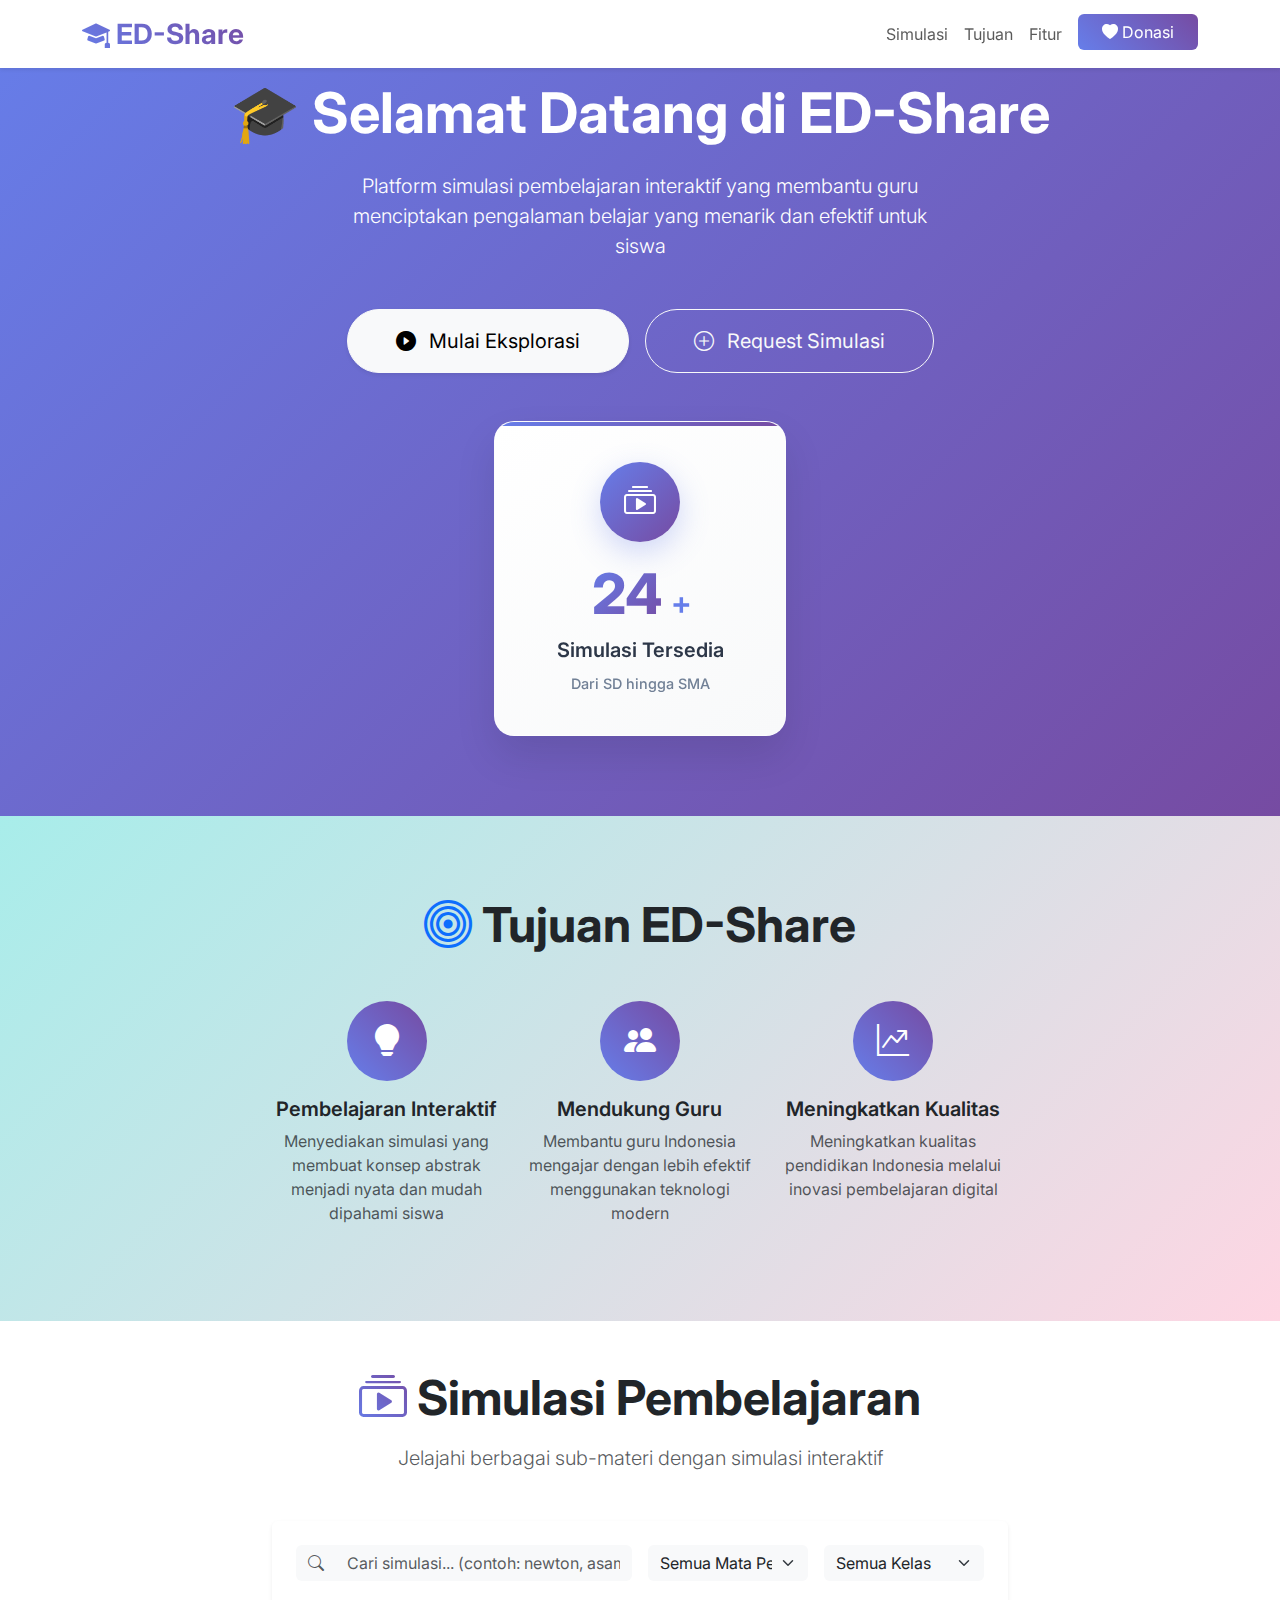
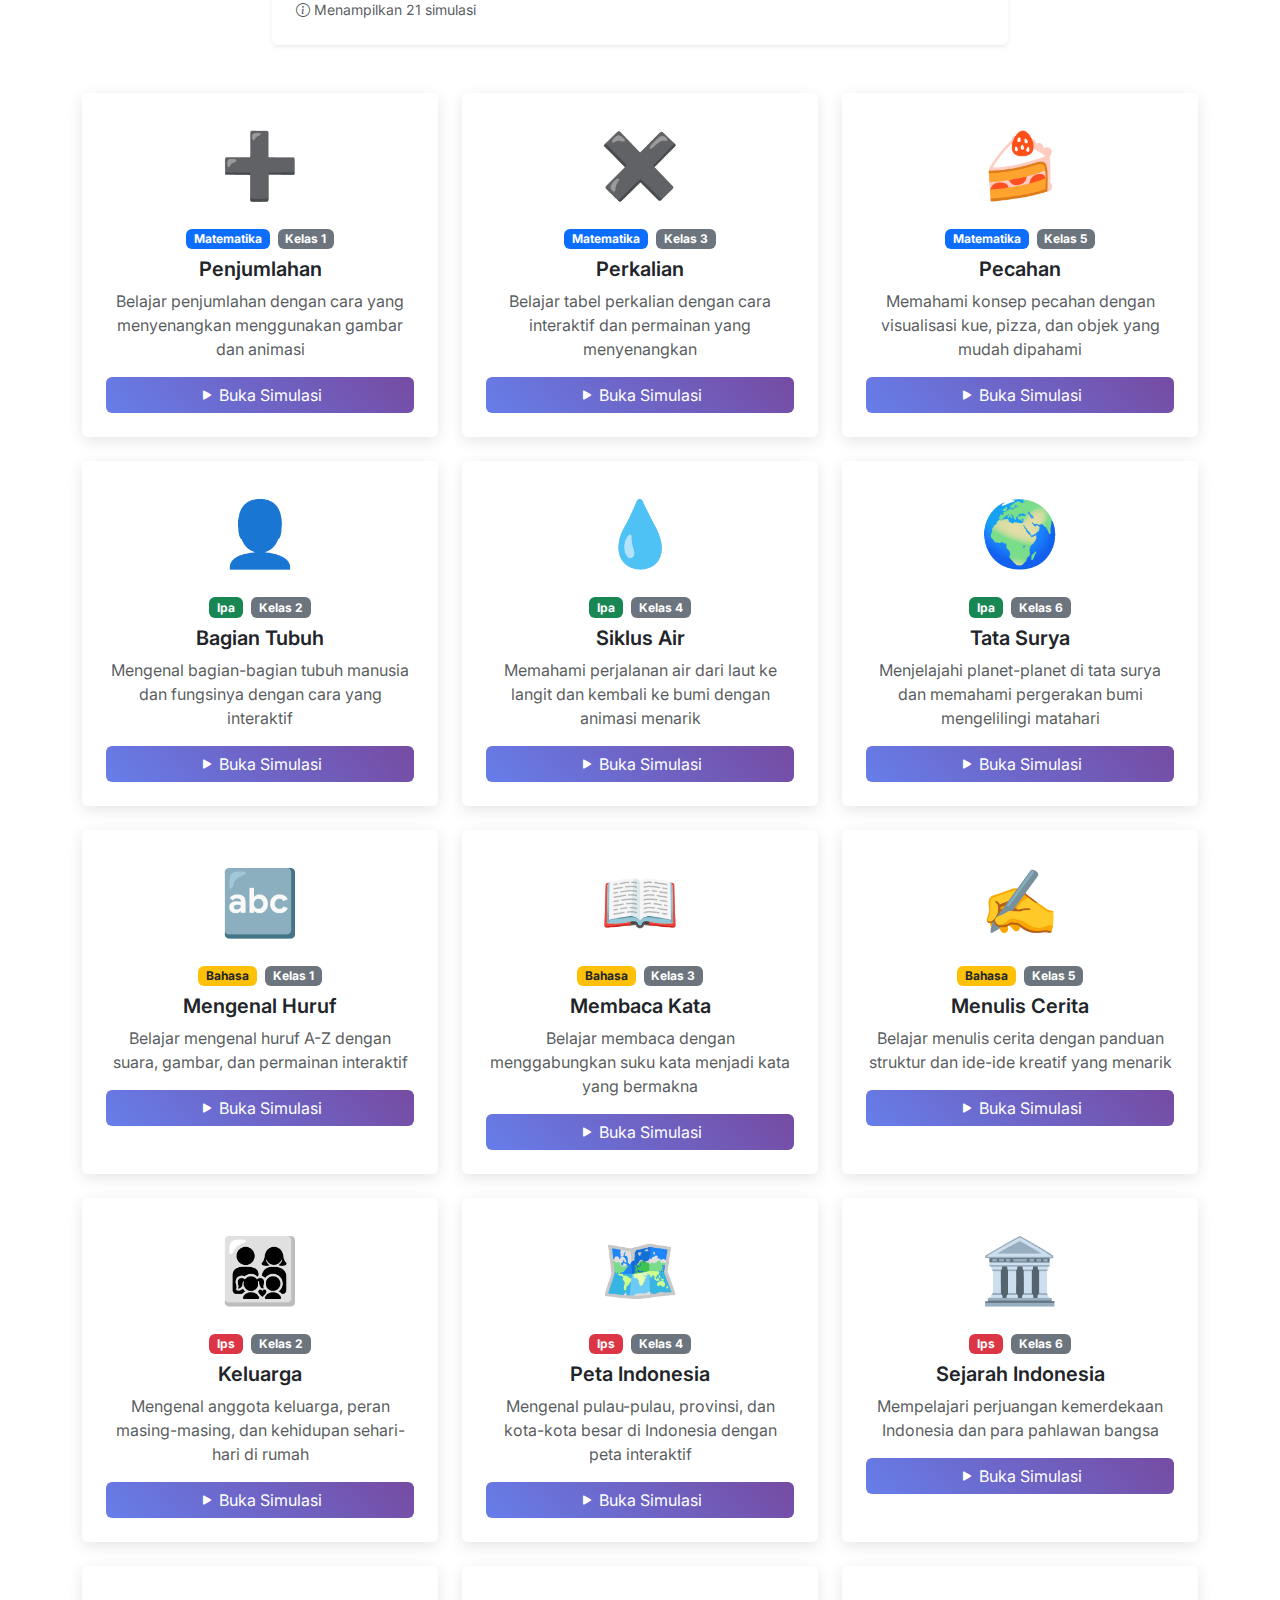
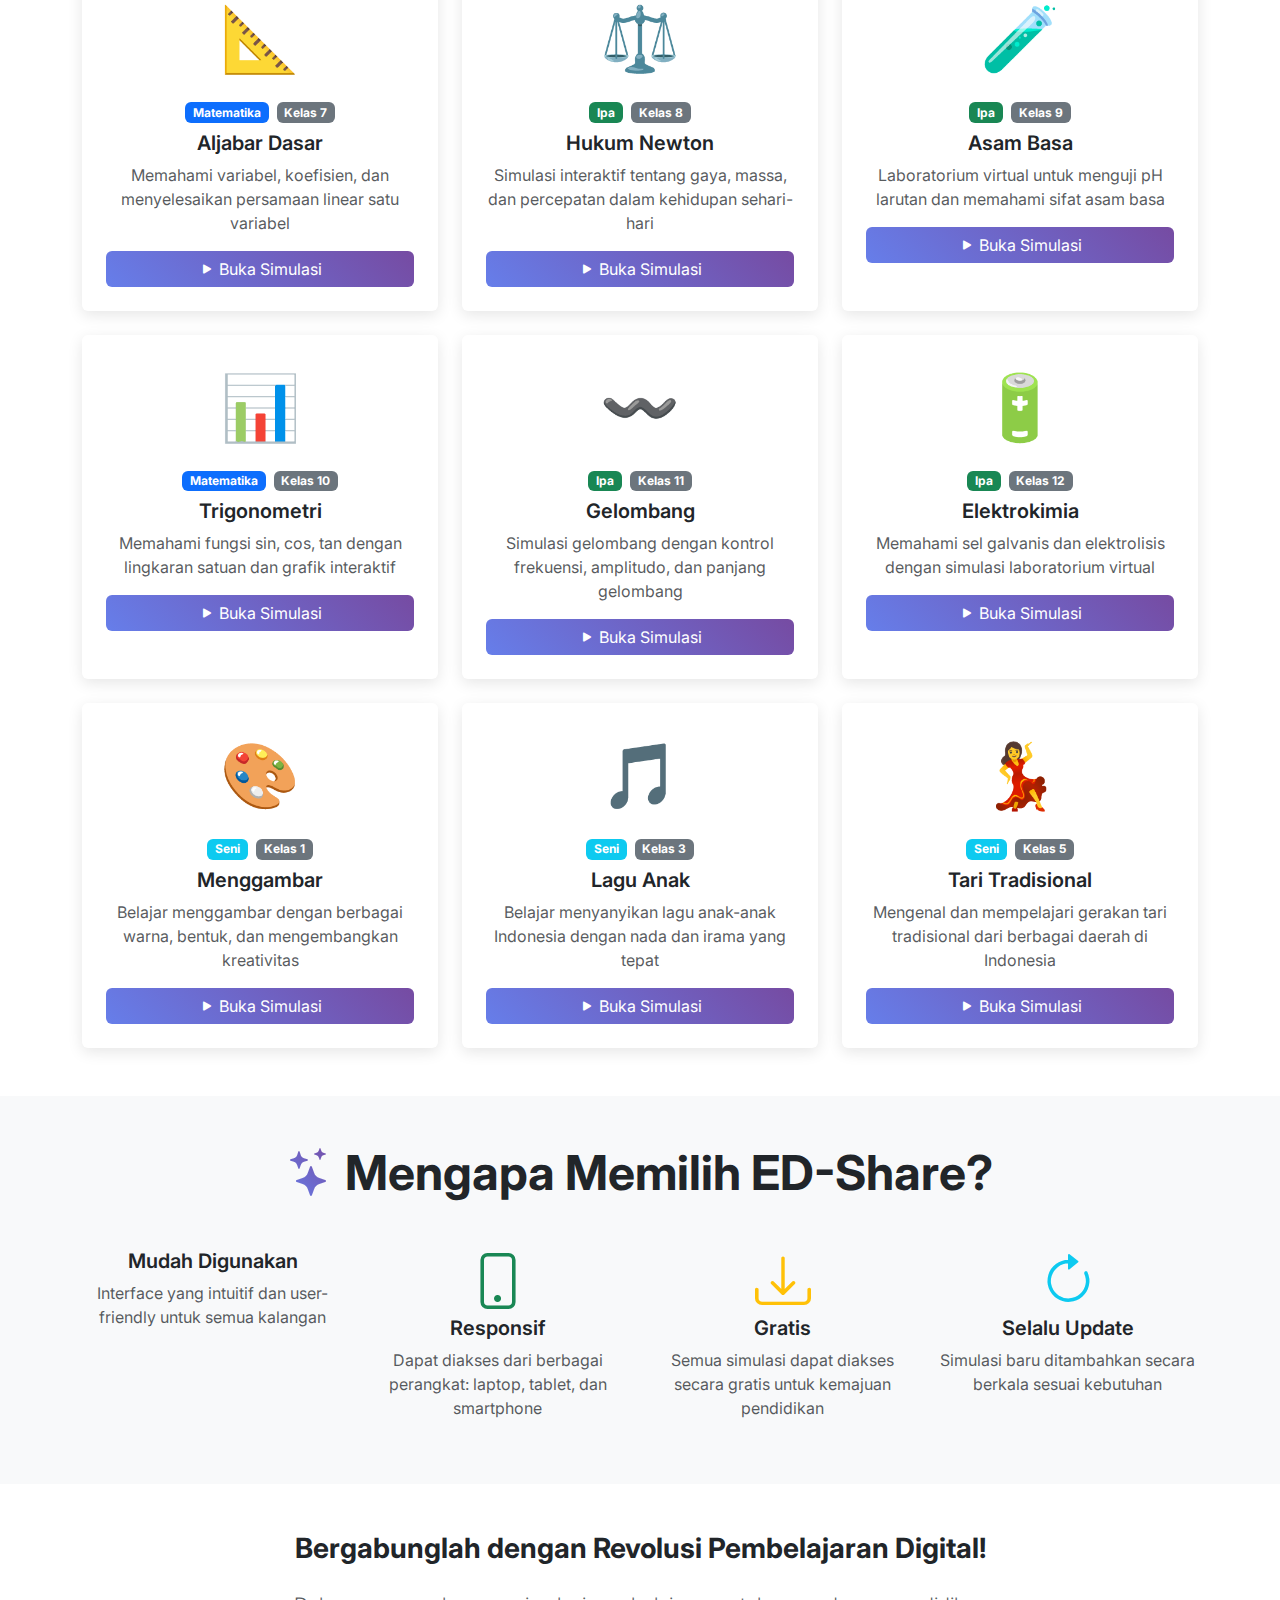
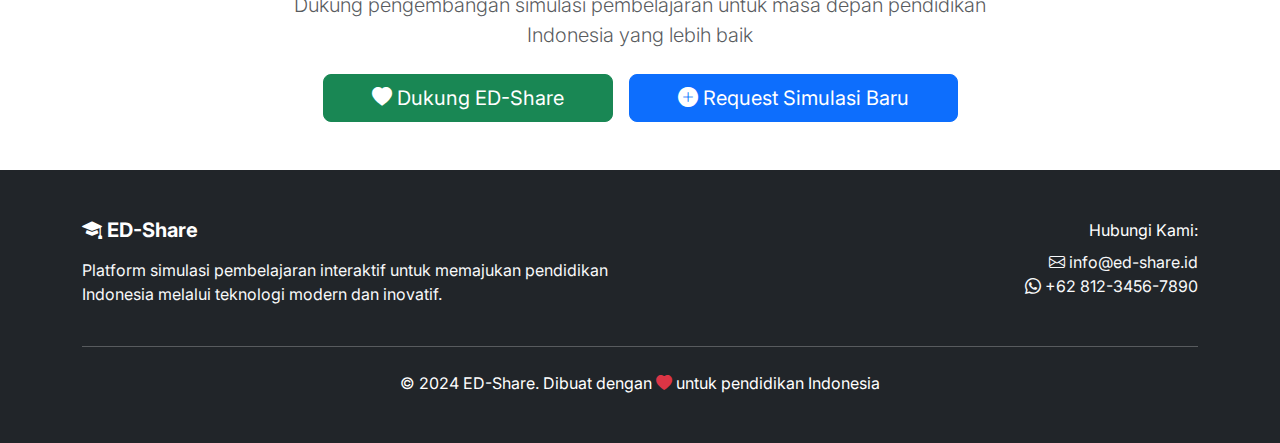
<file: index.html>
<!DOCTYPE html>
<html lang="id">
<head>
    <meta charset="UTF-8">
    <meta name="viewport" content="width=device-width, initial-scale=1.0">
    <title>ED-Share - Platform Simulasi Pembelajaran Interaktif</title>
    <!-- Bootstrap CSS -->
    <link href="https://cdn.jsdelivr.net/npm/bootstrap@5.3.2/dist/css/bootstrap.min.css" rel="stylesheet">
    <!-- Bootstrap Icons -->
    <link rel="stylesheet" href="https://cdn.jsdelivr.net/npm/bootstrap-icons@1.11.1/font/bootstrap-icons.css">
    <!-- Google Fonts -->
    <link href="https://fonts.googleapis.com/css2?family=Inter:wght@300;400;500;600;700&display=swap" rel="stylesheet">
    <!-- Custom CSS -->
    <link rel="stylesheet" href="style.css">
</head>
<body>
    <!-- Navigation -->
    <nav class="navbar navbar-expand-lg navbar-light bg-white shadow-sm fixed-top">
        <div class="container">
            <a class="navbar-brand fw-bold fs-3 gradient-icon" href="#">
                <i class="bi bi-mortarboard-fill"></i> ED-Share
            </a>
            <button class="navbar-toggler" type="button" data-bs-toggle="collapse" data-bs-target="#navbarNav">
                <span class="navbar-toggler-icon"></span>
            </button>
            <div class="collapse navbar-collapse" id="navbarNav">
                <ul class="navbar-nav ms-auto">
                    <li class="nav-item">
                        <a class="nav-link" href="#simulasi">Simulasi</a>
                    </li>
                    <li class="nav-item">
                        <a class="nav-link" href="#tujuan">Tujuan</a>
                    </li>
                    <li class="nav-item">
                        <a class="nav-link" href="#fitur">Fitur</a>
                    </li>
                    <li class="nav-item">
                        <button class="btn btn-gradient text-white px-4 ms-2" data-bs-toggle="modal" data-bs-target="#donationModal">
                            <i class="bi bi-heart-fill"></i> Donasi
                        </button>
                    </li>
                </ul>
            </div>
        </div>
    </nav>

    <!-- Hero Section -->
    <section class="hero-section">
        <div class="container">
            <div class="row justify-content-center">
                <div class="col-lg-10 text-center fade-in">
                    <h1 class="display-4 fw-bold mb-4">
                        🎓 Selamat Datang di ED-Share
                    </h1>
                    <p class="lead mb-5 mx-auto" style="max-width: 600px;">
                        Platform simulasi pembelajaran interaktif yang membantu guru menciptakan pengalaman belajar yang menarik dan efektif untuk siswa
                    </p>
                    <!-- Action Buttons -->
                    <div class="d-flex gap-3 justify-content-center flex-wrap mb-5">
                        <button class="btn btn-light btn-lg px-5 py-3 rounded-pill shadow-sm" onclick="document.getElementById('simulasi').scrollIntoView({behavior: 'smooth'})">
                            <i class="bi bi-play-circle-fill me-2"></i> Mulai Eksplorasi
                        </button>
                        <button class="btn btn-outline-light btn-lg px-5 py-3 rounded-pill" data-bs-toggle="modal" data-bs-target="#requestModal">
                            <i class="bi bi-plus-circle me-2"></i> Request Simulasi
                        </button>
                    </div>
                    <!-- Stats Card -->
                    <div class="row justify-content-center fade-in stagger-2">
                        <div class="col-md-6 col-lg-4">
                            <div class="stats-card-new">
                                <div class="stats-icon">
                                    <i class="bi bi-collection-play"></i>
                                </div>
                                <div class="counter-container">
                                    <span class="counter-number" id="simulationCounter">0</span>
                                    <span class="counter-plus">+</span>
                                </div>
                                <p class="stats-label">Simulasi Tersedia</p>
                                <div class="stats-description">
                                    Dari SD hingga SMA
                                </div>
                            </div>
                        </div>
                    </div>
                </div>
            </div>
        </div>
    </section>

    <!-- Tujuan Section -->
    <section id="tujuan" class="purpose-section">
        <div class="container">
            <div class="row">
                <div class="col-lg-8 mx-auto text-center fade-in">
                    <h2 class="display-5 fw-bold mb-5 text-dark">
                        <i class="bi bi-bullseye text-primary"></i> Tujuan ED-Share
                    </h2>
                    <div class="row g-4">
                        <div class="col-md-4">
                            <div class="feature-icon">
                                <i class="bi bi-lightbulb-fill"></i>
                            </div>
                            <h5 class="fw-semibold">Pembelajaran Interaktif</h5>
                            <p class="text-muted">Menyediakan simulasi yang membuat konsep abstrak menjadi nyata dan mudah dipahami siswa</p>
                        </div>
                        <div class="col-md-4">
                            <div class="feature-icon">
                                <i class="bi bi-people-fill"></i>
                            </div>
                            <h5 class="fw-semibold">Mendukung Guru</h5>
                            <p class="text-muted">Membantu guru Indonesia mengajar dengan lebih efektif menggunakan teknologi modern</p>
                        </div>
                        <div class="col-md-4">
                            <div class="feature-icon">
                                <i class="bi bi-graph-up-arrow"></i>
                            </div>
                            <h5 class="fw-semibold">Meningkatkan Kualitas</h5>
                            <p class="text-muted">Meningkatkan kualitas pendidikan Indonesia melalui inovasi pembelajaran digital</p>
                        </div>
                    </div>
                </div>
            </div>
        </div>
    </section>

    <!-- Simulasi Section -->
    <section id="simulasi" class="py-5">
        <div class="container">
            <div class="text-center mb-5 fade-in">
                <h2 class="display-5 fw-bold mb-3">
                    <i class="bi bi-collection-play gradient-icon"></i> Simulasi Pembelajaran
                </h2>
                <p class="lead text-muted">Jelajahi berbagai sub-materi dengan simulasi interaktif</p>
            </div>
            <!-- Search and Filter -->
            <div class="row mb-5 fade-in">
                <div class="col-lg-8 mx-auto">
                    <div class="card shadow-sm border-0">
                        <div class="card-body p-4">
                            <div class="row g-3">
                                <div class="col-md-6">
                                    <div class="input-group">
                                        <span class="input-group-text bg-light border-0">
                                            <i class="bi bi-search text-muted"></i>
                                        </span>
                                        <input type="text" class="form-control border-0 bg-light" id="searchInput" 
                                               placeholder="Cari simulasi... (contoh: newton, asam basa, integral)">
                                    </div>
                                </div>
                                <div class="col-md-3">
                                    <select class="form-select border-0 bg-light" id="categoryFilter">
                                        <option value="">Semua Mata Pelajaran</option>
                                        <option value="matematika">Matematika</option>
                                        <option value="ipa">IPA</option>
                                        <option value="bahasa">Bahasa Indonesia</option>
                                        <option value="ips">IPS</option>
                                        <option value="seni">Seni Budaya</option>
                                    </select>
                                </div>
                                <div class="col-md-3">
                                    <select class="form-select border-0 bg-light" id="gradeFilter">
                                        <option value="">Semua Kelas</option>
                                        <optgroup label="SD (Sekolah Dasar)">
                                            <option value="1">Kelas 1 SD</option>
                                            <option value="2">Kelas 2 SD</option>
                                            <option value="3">Kelas 3 SD</option>
                                            <option value="4">Kelas 4 SD</option>
                                            <option value="5">Kelas 5 SD</option>
                                            <option value="6">Kelas 6 SD</option>
                                        </optgroup>
                                        <optgroup label="SMP (Sekolah Menengah Pertama)">
                                            <option value="7">Kelas 7 SMP</option>
                                            <option value="8">Kelas 8 SMP</option>
                                            <option value="9">Kelas 9 SMP</option>
                                        </optgroup>
                                        <optgroup label="SMA (Sekolah Menengah Atas)">
                                            <option value="10">Kelas 10 SMA</option>
                                            <option value="11">Kelas 11 SMA</option>
                                            <option value="12">Kelas 12 SMA</option>
                                        </optgroup>
                                    </select>
                                </div>
                            </div>
                            <div class="mt-3">
                                <small class="text-muted">
                                    <i class="bi bi-info-circle"></i> 
                                    Menampilkan <span id="resultCount">0</span> simulasi
                                </small>
                            </div>
                        </div>
                    </div>
                </div>
            </div>
            <!-- Simulasi Grid -->
            <div class="row g-4" id="simulationGrid"></div>
            <!-- No Results -->
            <div id="noResults" class="text-center py-5" style="display: none;">
                <div class="fade-in">
                    <i class="bi bi-search display-1 text-muted mb-3"></i>
                    <h5 class="fw-semibold text-muted">Tidak ada simulasi yang ditemukan</h5>
                    <p class="text-muted">Coba gunakan kata kunci lain atau pilih kategori yang berbeda</p>
                    <button class="btn btn-primary" onclick="clearFilters()">
                        <i class="bi bi-arrow-clockwise"></i> Reset Pencarian
                    </button>
                </div>
            </div>
        </div>
    </section>

    <!-- Fitur Section -->
    <section id="fitur" class="py-5 bg-light">
        <div class="container">
            <div class="text-center mb-5 fade-in">
                <h2 class="display-5 fw-bold mb-3">
                    <i class="bi bi-stars gradient-icon"></i> Mengapa Memilih ED-Share?
                </h2>
            </div>
            <div class="row g-4">
                <div class="col-md-6 col-lg-3 fade-in stagger-1">
                    <div class="text-center">
                        <i class="bi bi-device-laptop display-4 text-primary mb-3"></i>
                        <h5 class="fw-semibold">Mudah Digunakan</h5>
                        <p class="text-muted">Interface yang intuitif dan user-friendly untuk semua kalangan</p>
                    </div>
                </div>
                <div class="col-md-6 col-lg-3 fade-in stagger-2">
                    <div class="text-center">
                        <i class="bi bi-phone display-4 text-success mb-3"></i>
                        <h5 class="fw-semibold">Responsif</h5>
                        <p class="text-muted">Dapat diakses dari berbagai perangkat: laptop, tablet, dan smartphone</p>
                    </div>
                </div>
                <div class="col-md-6 col-lg-3 fade-in stagger-3">
                    <div class="text-center">
                        <i class="bi bi-download display-4 text-warning mb-3"></i>
                        <h5 class="fw-semibold">Gratis</h5>
                        <p class="text-muted">Semua simulasi dapat diakses secara gratis untuk kemajuan pendidikan</p>
                    </div>
                </div>
                <div class="col-md-6 col-lg-3 fade-in stagger-4">
                    <div class="text-center">
                        <i class="bi bi-arrow-clockwise display-4 text-info mb-3"></i>
                        <h5 class="fw-semibold">Selalu Update</h5>
                        <p class="text-muted">Simulasi baru ditambahkan secara berkala sesuai kebutuhan</p>
                    </div>
                </div>
            </div>
        </div>
    </section>

    <!-- CTA Section -->
    <section class="py-5">
        <div class="container">
            <div class="row justify-content-center">
                <div class="col-lg-8 text-center fade-in">
                    <h3 class="fw-bold mb-4">Bergabunglah dengan Revolusi Pembelajaran Digital!</h3>
                    <p class="lead text-muted mb-4">Dukung pengembangan simulasi pembelajaran untuk masa depan pendidikan Indonesia yang lebih baik</p>
                    <div class="d-flex gap-3 justify-content-center flex-wrap">
                        <button class="btn btn-success btn-lg px-5" data-bs-toggle="modal" data-bs-target="#donationModal">
                            <i class="bi bi-heart-fill"></i> Dukung ED-Share
                        </button>
                        <button class="btn btn-primary btn-lg px-5" data-bs-toggle="modal" data-bs-target="#requestModal">
                            <i class="bi bi-plus-circle-fill"></i> Request Simulasi Baru
                        </button>
                    </div>
                </div>
            </div>
        </div>
    </section>

    <!-- Footer -->
    <footer class="bg-dark text-white py-5">
        <div class="container">
            <div class="row">
                <div class="col-lg-6">
                    <h5 class="fw-bold mb-3">
                        <i class="bi bi-mortarboard-fill"></i> ED-Share
                    </h5>
                    <p class="text-light">Platform simulasi pembelajaran interaktif untuk memajukan pendidikan Indonesia melalui teknologi modern dan inovatif.</p>
                </div>
                <div class="col-lg-6 text-lg-end">
                    <p class="mb-2">Hubungi Kami:</p>
                    <p class="text-light">
                        <i class="bi bi-envelope"></i> info@ed-share.id<br>
                        <i class="bi bi-whatsapp"></i> +62 812-3456-7890
                    </p>
                </div>
            </div>
            <hr class="my-4">
            <div class="text-center">
                <p class="mb-0">&copy; 2024 ED-Share. Dibuat dengan <i class="bi bi-heart-fill text-danger"></i> untuk pendidikan Indonesia</p>
            </div>
        </div>
    </footer>

    <!-- Donation Modal -->
    <div class="modal fade" id="donationModal" tabindex="-1">
        <div class="modal-dialog modal-dialog-centered">
            <div class="modal-content">
                <div class="modal-header border-0">
                    <h5 class="modal-title fw-bold">
                        <i class="bi bi-heart-fill text-danger"></i> Dukung ED-Share
                    </h5>
                    <button type="button" class="btn-close" data-bs-dismiss="modal"></button>
                </div>
                <div class="modal-body text-center">
                    <p class="text-muted mb-4">Bantu kami mengembangkan lebih banyak simulasi pembelajaran untuk kemajuan pendidikan Indonesia</p>
                    <div class="qr-placeholder mb-4">
                        <div>
                            <i class="bi bi-qr-code display-4 text-muted"></i>
                            <p class="text-muted mt-2 mb-0">QR Code QRIS<br><small>akan ditampilkan di sini</small></p>
                        </div>
                    </div>
                    <div class="alert alert-info">
                        <i class="bi bi-info-circle"></i> Scan QR Code dengan aplikasi pembayaran digital Anda (GoPay, OVO, DANA, dll)
                    </div>
                    <p class="small text-muted">Setiap donasi Anda akan membantu pengembangan simulasi pembelajaran yang lebih baik dan beragam</p>
                </div>
                <div class="modal-footer border-0">
                    <button type="button" class="btn btn-secondary" data-bs-dismiss="modal">Tutup</button>
                </div>
            </div>
        </div>
    </div>

    <!-- Request Modal -->
    <div class="modal fade" id="requestModal" tabindex="-1">
        <div class="modal-dialog modal-dialog-centered">
            <div class="modal-content">
                <div class="modal-header border-0">
                    <h5 class="modal-title fw-bold">
                        <i class="bi bi-plus-circle-fill text-primary"></i> Request Simulasi Baru
                    </h5>
                    <button type="button" class="btn-close" data-bs-dismiss="modal"></button>
                </div>
                <div class="modal-body">
                    <form id="requestForm">
                        <div class="mb-3">
                            <label class="form-label fw-semibold">Nama Lengkap</label>
                            <input type="text" class="form-control" id="nama" required>
                        </div>
                        <div class="mb-3">
                            <label class="form-label fw-semibold">Mata Pelajaran</label>
                            <select class="form-select" id="mapel" required>
                                <option value="">Pilih Mata Pelajaran</option>
                                <option value="Matematika">Matematika</option>
                                <option value="Fisika">Fisika</option>
                                <option value="Kimia">Kimia</option>
                                <option value="Biologi">Biologi</option>
                                <option value="Geografi">Geografi</option>
                                <option value="Sejarah">Sejarah</option>
                                <option value="Bahasa Indonesia">Bahasa Indonesia</option>
                                <option value="Bahasa Inggris">Bahasa Inggris</option>
                                <option value="Ekonomi">Ekonomi</option>
                                <option value="Lainnya">Lainnya</option>
                            </select>
                        </div>
                        <div class="mb-3">
                            <label class="form-label fw-semibold">Topik Simulasi</label>
                            <input type="text" class="form-control" id="topik" placeholder="Contoh: Hukum Newton, Reaksi Asam Basa, Sistem Pernapasan" required>
                        </div>
                        <div class="mb-3">
                            <label class="form-label fw-semibold">Deskripsi Detail</label>
                            <textarea class="form-control" id="deskripsi" rows="4" placeholder="Jelaskan simulasi yang Anda inginkan secara detail, termasuk fitur-fitur yang diharapkan..." required></textarea>
                        </div>
                        <div class="mb-3">
                            <label class="form-label fw-semibold">Nomor WhatsApp</label>
                            <input type="tel" class="form-control" id="whatsapp" placeholder="08xxxxxxxxxx" required>
                        </div>
                        <div class="alert alert-warning">
                            <i class="bi bi-exclamation-triangle"></i> Request akan dikirim melalui WhatsApp untuk follow-up lebih lanjut
                        </div>
                    </form>
                </div>
                <div class="modal-footer border-0">
                    <button type="button" class="btn btn-secondary" data-bs-dismiss="modal">Batal</button>
                    <button type="submit" form="requestForm" class="btn btn-primary">
                        <i class="bi bi-send"></i> Kirim Request
                    </button>
                </div>
            </div>
        </div>
    </div>

    <!-- Bootstrap JS -->
    <script src="https://cdn.jsdelivr.net/npm/bootstrap@5.3.2/dist/js/bootstrap.bundle.min.js"></script>
    <!-- Custom JS -->
    <script src="simulasi.js"></script>
    <!-- Script untuk form request WhatsApp dan counter -->
    <script>
        // Form submission request WhatsApp
        document.getElementById('requestForm').addEventListener('submit', function(e) {
            e.preventDefault();
            const nama = document.getElementById('nama').value;
            const mapel = document.getElementById('mapel').value;
            const topik = document.getElementById('topik').value;
            const deskripsi = document.getElementById('deskripsi').value;
            const whatsapp = document.getElementById('whatsapp').value;
            const message = `*REQUEST SIMULASI ED-SHARE*\n\n` +
                            `👤 Nama: ${nama}\n` +
                            `📚 Mata Pelajaran: ${mapel}\n` +
                            `🎯 Topik: ${topik}\n` +
                            `📝 Deskripsi: ${deskripsi}\n` +
                            `📱 WhatsApp: ${whatsapp}\n\n` +
                            `Terima kasih telah menggunakan ED-Share! 🎓`;
            const encodedMessage = encodeURIComponent(message);
            const whatsappUrl = `https://wa.me/6281234567890?text=${encodedMessage}`;
            window.open(whatsappUrl, '_blank');
            const modal = bootstrap.Modal.getInstance(document.getElementById('requestModal'));
            modal.hide();
            this.reset();
            setTimeout(() => {
                alert('Request berhasil dikirim! Silakan cek WhatsApp Anda untuk melanjutkan komunikasi.');
            }, 500);
        });

        // Animated Counter for Simulation Count
        function animateCounter() {
            const counter = document.getElementById('simulationCounter');
            // Dapatkan jumlah simulasi dari JSON
            fetch('simulasi-data.json').then(res => res.json()).then(data => {
                const targetNumber = data.length;
                let currentNumber = 0;
                const duration = 2000;
                const increment = targetNumber / (duration / 50);
                const spinDuration = 1000;
                const spinInterval = setInterval(() => {
                    const randomNum = Math.floor(Math.random() * 99) + 1;
                    counter.textContent = randomNum;
                    counter.classList.add('counter-animate');
                    setTimeout(() => { counter.classList.remove('counter-animate'); }, 100);
                }, 100);
                setTimeout(() => {
                    clearInterval(spinInterval);
                    const countInterval = setInterval(() => {
                        currentNumber += increment;
                        if (currentNumber >= targetNumber) {
                            counter.textContent = targetNumber;
                            clearInterval(countInterval);
                            counter.style.transform = 'scale(1.1)';
                            setTimeout(() => { counter.style.transform = 'scale(1)'; }, 200);
                        } else {
                            counter.textContent = Math.floor(currentNumber);
                        }
                        counter.classList.add('counter-animate');
                        setTimeout(() => { counter.classList.remove('counter-animate'); }, 100);
                    }, 50);
                }, spinDuration);
            });
        }
        window.addEventListener('load', () => { setTimeout(animateCounter, 500); });
        // Juga trigger saat stats card in-view
        const statsObserver = new IntersectionObserver((entries) => {
            entries.forEach(entry => {
                if (entry.isIntersecting) {
                    const counter = entry.target.querySelector('#simulationCounter');
                    if (counter && counter.textContent === '0') {
                        animateCounter();
                    }
                }
            });
        }, { threshold: 0.5 });
        const statsCard = document.querySelector('.stats-card-new');
        if (statsCard) { statsObserver.observe(statsCard); }
    </script>
</body>
</html>
</file>
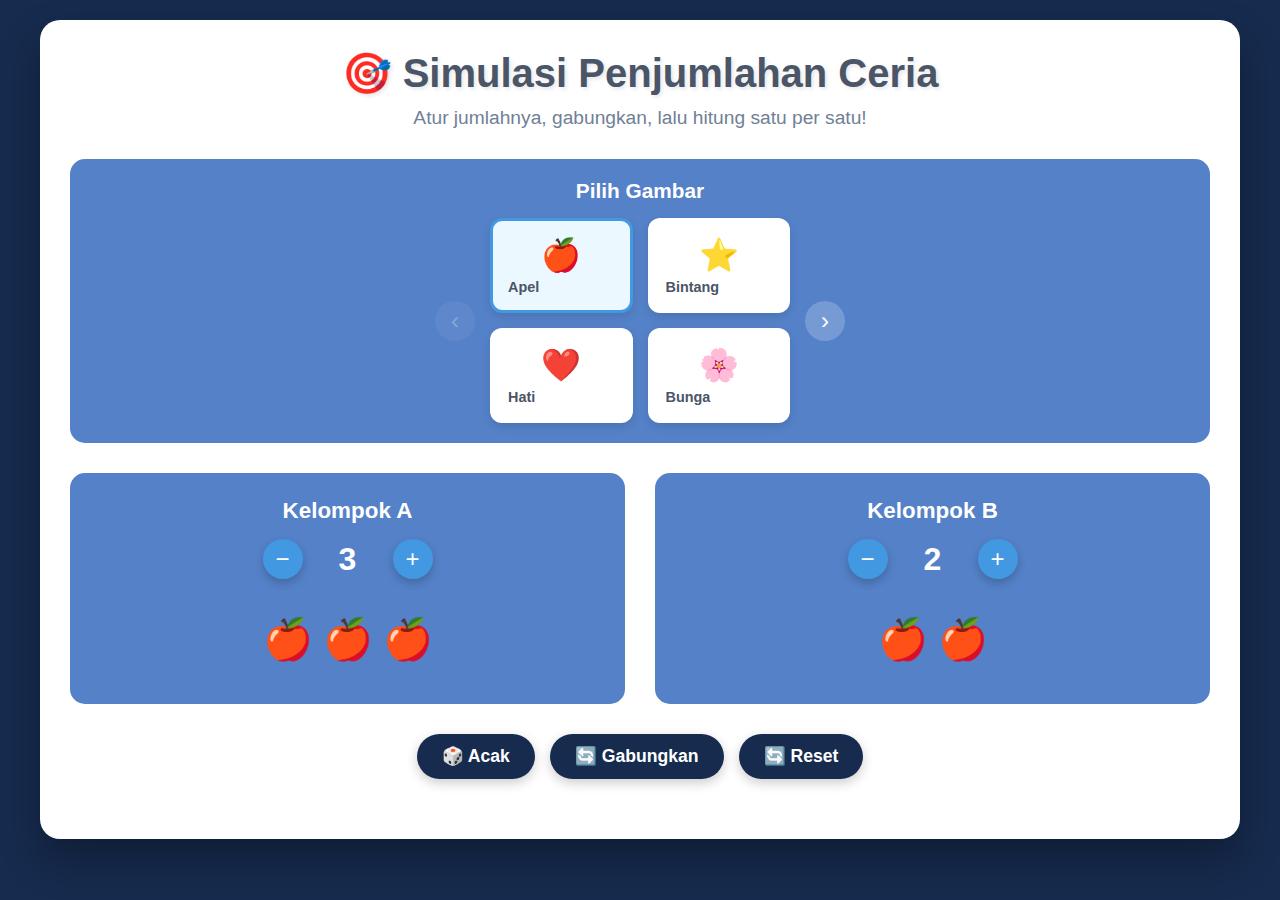
<file: simulasi-penjumlahan.html>
<!DOCTYPE html>
<html lang="id">
<head>
    <meta charset="UTF-8">
    <meta name="viewport" content="width=device-width, initial-scale=1.0">
    <title>Simulasi Penjumlahan Ceria</title>
    <style>
        * {
            margin: 0;
            padding: 0;
            box-sizing: border-box;
        }

        body {
            font-family: 'Comic Sans MS', cursive, sans-serif;
            background: #162b4e;
            min-height: 100vh;
            padding: 20px;
        }

        .container {
            max-width: 1200px;
            margin: 0 auto;
            background: white;
            border-radius: 20px;
            padding: 30px;
            box-shadow: 0 20px 40px rgba(0,0,0,0.3);
        }

        .header {
            text-align: center;
            margin-bottom: 30px;
        }

        .title {
            font-size: 2.5rem;
            color: #4a5568;
            margin-bottom: 10px;
            text-shadow: 2px 2px 4px rgba(0,0,0,0.1);
        }

        .subtitle {
            font-size: 1.2rem;
            color: #718096;
            margin-bottom: 20px;
        }

        .image-selector {
            background: #5481c8;
            padding: 20px;
            border-radius: 15px;
            margin-bottom: 30px;
        }

        .selector-title {
            font-size: 1.3rem;
            color: white;
            margin-bottom: 15px;
            text-align: center;
        }

        .image-selector-container {
            position: relative;
            display: flex;
            align-items: center;
            justify-content: center;
            gap: 15px;
        }

        .nav-arrow {
            background: rgba(255, 255, 255, 0.2);
            border: none;
            color: white;
            font-size: 1.5rem;
            width: 40px;
            height: 40px;
            border-radius: 50%;
            cursor: pointer;
            transition: all 0.3s ease;
            display: flex;
            align-items: center;
            justify-content: center;
        }

        .nav-arrow:hover {
            background: rgba(255, 255, 255, 0.3);
            transform: scale(1.1);
        }

        .nav-arrow:disabled {
            opacity: 0.3;
            cursor: not-allowed;
            transform: none;
        }

        .image-options {
            display: grid;
            grid-template-columns: 1fr 1fr;
            gap: 15px;
            width: 300px;
        }

        .image-option {
            background: white;
            border: 3px solid transparent;
            border-radius: 12px;
            padding: 15px;
            cursor: pointer;
            transition: all 0.3s ease;
            box-shadow: 0 4px 8px rgba(0,0,0,0.1);
        }

        .image-option:hover {
            transform: translateY(-3px);
            box-shadow: 0 8px 16px rgba(0,0,0,0.2);
        }

        .image-option.active {
            border-color: #4299e1;
            background: #ebf8ff;
        }

        .image-option .emoji {
            font-size: 2rem;
            display: flex;
            justify-content: center;
            align-items: center;
            margin-bottom: 5px;
            text-align: center;
            width: 100%;
        }

        .image-option .label {
            font-size: 0.9rem;
            color: #4a5568;
            font-weight: bold;
        }

        .controls {
            display: grid;
            grid-template-columns: 1fr 1fr;
            gap: 30px;
            margin-bottom: 30px;
        }

        .group {
            background: #5481c8;
            padding: 25px;
            border-radius: 15px;
            text-align: center;
        }

        .group-title {
            font-size: 1.4rem;
            color: white;
            margin-bottom: 15px;
            font-weight: bold;
        }

        .counter-controls {
            display: flex;
            align-items: center;
            justify-content: center;
            gap: 15px;
            margin-bottom: 20px;
        }

        .counter-btn {
            background: #4299e1;
            color: white;
            border: none;
            width: 40px;
            height: 40px;
            border-radius: 50%;
            font-size: 1.5rem;
            cursor: pointer;
            transition: all 0.3s ease;
            box-shadow: 0 4px 8px rgba(0,0,0,0.2);
        }

        .counter-btn:hover {
            background: #3182ce;
            transform: scale(1.1);
        }

        .counter-display {
            font-size: 2rem;
            font-weight: bold;
            color: white;
            min-width: 60px;
        }

        .items-display {
            display: flex;
            flex-wrap: wrap;
            justify-content: center;
            gap: 10px;
            min-height: 80px;
            align-items: center;
        }

        .item {
            font-size: 2.5rem;
            transition: all 0.3s ease;
            cursor: pointer;
            position: relative;
        }

        .item:hover {
            transform: scale(1.2);
        }

        .item.numbered::after, .result-item.numbered::after {
            content: attr(data-number);
            position: absolute;
            bottom: -35px;
            left: 50%;
            transform: translateX(-50%);
            background: #e53e3e;
            color: white;
            border-radius: 50%;
            width: 30px;
            height: 30px;
            display: flex;
            align-items: center;
            justify-content: center;
            font-size: 1rem;
            font-weight: bold;
            z-index: 10;
        }

        .action-buttons {
            display: flex;
            justify-content: center;
            gap: 15px;
            margin-bottom: 30px;
            flex-wrap: wrap;
        }

        .action-btn {
            background: #162b4e;
            color: white;
            border: none;
            padding: 12px 25px;
            border-radius: 25px;
            font-size: 1.1rem;
            font-weight: bold;
            cursor: pointer;
            transition: all 0.3s ease;
            box-shadow: 0 4px 12px rgba(0,0,0,0.2);
        }

        .action-btn:hover {
            transform: translateY(-2px);
            box-shadow: 0 6px 16px rgba(0,0,0,0.3);
        }

        .action-btn:disabled {
            opacity: 0.6;
            cursor: not-allowed;
            transform: none;
        }

        .result-section {
            background: #5481c8;
            padding: 30px;
            border-radius: 15px;
            text-align: center;
            margin-top: 20px;
        }

        .equation {
            font-size: 2rem;
            color: white;
            margin-bottom: 20px;
            font-weight: bold;
        }

        .result-display {
            display: flex;
            flex-wrap: wrap;
            justify-content: center;
            gap: 15px;
            margin-bottom: 60px;
            min-height: 120px;
            align-items: flex-start;
            padding-top: 20px;
        }

        .result-item {
            font-size: 3rem;
            transition: all 0.5s ease;
            cursor: pointer;
            opacity: 0;
            transform: scale(0);
            position: relative;
            margin-bottom: 40px;
        }

        .result-item.animate-in {
            opacity: 1;
            transform: scale(1);
        }

        .tip {
            background: #bee3f8;
            padding: 15px;
            border-radius: 10px;
            color: #2c5282;
            font-size: 0.9rem;
            margin-top: 15px;
        }

        .count-one-by-one {
            background: #48bb78;
            margin-top: 15px;
        }

        .count-one-by-one:hover {
            background: #38a169;
        }

        .answer-input-section {
            margin: 20px 0;
            padding: 20px;
            background: rgba(255, 255, 255, 0.1);
            border-radius: 15px;
        }

        .answer-prompt {
            font-size: 1.3rem;
            color: white;
            margin-bottom: 15px;
            font-weight: bold;
        }

        .answer-controls {
            display: flex;
            justify-content: center;
            align-items: center;
            gap: 15px;
            margin-bottom: 15px;
        }

        .answer-input {
            font-size: 1.5rem;
            padding: 10px 15px;
            border: 3px solid #4299e1;
            border-radius: 10px;
            text-align: center;
            width: 80px;
            font-weight: bold;
            background: white;
        }

        .answer-input:focus {
            outline: none;
            border-color: #2b6cb0;
            box-shadow: 0 0 10px rgba(66, 153, 225, 0.5);
        }

        .check-answer {
            background: #4299e1;
            font-size: 1rem;
            padding: 10px 20px;
        }

        .check-answer:hover {
            background: #3182ce;
        }

        .feedback {
            font-size: 1.2rem;
            font-weight: bold;
            margin-top: 10px;
            min-height: 30px;
        }

        .feedback.correct {
            color: #48bb78;
            animation: correctAnswer 1s ease;
        }

        .feedback.incorrect {
            color: #f56565;
            animation: shake 0.5s ease;
        }

        @keyframes correctAnswer {
            0% { transform: scale(1); }
            50% { transform: scale(1.2); }
            100% { transform: scale(1); }
        }

        @keyframes shake {
            0%, 100% { transform: translateX(0); }
            25% { transform: translateX(-5px); }
            75% { transform: translateX(5px); }
        }

        @keyframes equationUpdate {
            0% { transform: scale(1); color: white; }
            50% { transform: scale(1.1); color: white; }
            100% { transform: scale(1); color: white; }
        }

        .equation.correct {
            animation: equationUpdate 1s ease;
            color: white !important;
        }

        @keyframes bounce {
            0%, 20%, 50%, 80%, 100% { transform: translateY(0); }
            40% { transform: translateY(-10px); }
            60% { transform: translateY(-5px); }
        }

        .bounce {
            animation: bounce 0.6s ease;
        }

        @keyframes moveToResult {
            0% { 
                transform: scale(1) translateY(0);
                opacity: 1;
            }
            50% { 
                transform: scale(0.8) translateY(-50px);
                opacity: 0.7;
            }
            100% { 
                transform: scale(1) translateY(0);
                opacity: 0;
            }
        }

        .move-to-result {
            animation: moveToResult 1s ease-in-out forwards;
        }

        @media (max-width: 768px) {
            .controls {
                grid-template-columns: 1fr;
            }
            
            .title {
                font-size: 2rem;
            }
            
            .action-buttons {
                flex-direction: column;
                align-items: center;
            }
        }
    </style>
</head>
<body>
    <div class="container">
        <div class="header">
            <h1 class="title">🎯 Simulasi Penjumlahan Ceria</h1>
            <p class="subtitle">Atur jumlahnya, gabungkan, lalu hitung satu per satu!</p>
        </div>

        <div class="image-selector">
            <h3 class="selector-title">Pilih Gambar</h3>
            <div class="image-selector-container">
                <button class="nav-arrow" id="prevBtn" onclick="previousPage()">‹</button>
                <div class="image-options" id="imageOptions">
                    <!-- Images will be populated by JavaScript -->
                </div>
                <button class="nav-arrow" id="nextBtn" onclick="nextPage()">›</button>
            </div>
        </div>

        <div class="controls">
            <div class="group">
                <h3 class="group-title">Kelompok A</h3>
                <div class="counter-controls">
                    <button class="counter-btn" onclick="changeCount('A', -1)">−</button>
                    <span class="counter-display" id="countA">3</span>
                    <button class="counter-btn" onclick="changeCount('A', 1)">+</button>
                </div>
                <div class="items-display" id="itemsA"></div>
            </div>

            <div class="group">
                <h3 class="group-title">Kelompok B</h3>
                <div class="counter-controls">
                    <button class="counter-btn" onclick="changeCount('B', -1)">−</button>
                    <span class="counter-display" id="countB">2</span>
                    <button class="counter-btn" onclick="changeCount('B', 1)">+</button>
                </div>
                <div class="items-display" id="itemsB"></div>
            </div>
        </div>

        <div class="action-buttons">
            <button class="action-btn" onclick="randomizeNumbers()">🎲 Acak</button>
            <button class="action-btn" onclick="combineGroups()">🔄 Gabungkan</button>
            <button class="action-btn" onclick="reset()">🔄 Reset</button>
        </div>

        <div class="result-section" id="resultSection" style="display: none;">
            <div class="equation" id="equation">A + B</div>
            <div class="answer-input-section" id="answerSection">
                <div class="answer-prompt">Berapa hasilnya?</div>
                <div class="answer-controls">
                    <input type="number" id="answerInput" class="answer-input" placeholder="?" min="0" max="20">
                    <button class="action-btn check-answer" onclick="checkAnswer()">✓ Periksa</button>
                </div>
                <div class="feedback" id="feedback"></div>
            </div>
            <div class="result-display" id="resultDisplay"></div>
            <button class="action-btn count-one-by-one" onclick="countOneByOne()" id="countBtn">🔢 Hitung Satu per Satu</button>
            <div class="tip">
                💡 <strong>Tip:</strong> Setelah menekan Tampilkan Hasil, ketuk tiap gambar untuk melihat angkanya, atau pakai "Hitung Satu per Satu".
            </div>
        </div>
    </div>

    <script>
        let currentImage = '🍎';
        let countA = 3;
        let countB = 2;
        let combined = false;
        let resultShown = false;
        let countingIndex = 0;

        const imageData = [
            { type: 'apple', emoji: '🍎', label: 'Apel' },
            { type: 'star', emoji: '⭐', label: 'Bintang' },
            { type: 'heart', emoji: '❤️', label: 'Hati' },
            { type: 'flower', emoji: '🌸', label: 'Bunga' },
            { type: 'ball', emoji: '⚽', label: 'Bola' },
            { type: 'candy', emoji: '🍭', label: 'Permen' },
            { type: 'car', emoji: '🚗', label: 'Mobil' },
            { type: 'cat', emoji: '🐱', label: 'Kucing' },
            { type: 'dog', emoji: '🐶', label: 'Anjing' },
            { type: 'fish', emoji: '🐟', label: 'Ikan' },
            { type: 'sun', emoji: '☀️', label: 'Matahari' },
            { type: 'chicken', emoji: '🐔', label: 'Ayam' }
        ];

        const imageMap = {
            apple: '🍎',
            star: '⭐',
            heart: '❤️',
            flower: '🌸',
            ball: '⚽',
            candy: '🍭',
            car: '🚗',
            cat: '🐱',
            dog: '🐶',
            fish: '🐟',
            sun: '☀️',
            chicken: '🐔'
        };

        let currentPage = 0;
        const itemsPerPage = 4;

        // Initialize
        updateDisplay();
        updateImageSelector();

        function updateImageSelector() {
            const container = document.getElementById('imageOptions');
            const startIndex = currentPage * itemsPerPage;
            const endIndex = Math.min(startIndex + itemsPerPage, imageData.length);
            
            container.innerHTML = '';
            
            for (let i = startIndex; i < endIndex; i++) {
                const item = imageData[i];
                const option = document.createElement('div');
                option.className = 'image-option';
                option.dataset.type = item.type;
                
                if (item.type === 'apple' && currentPage === 0) {
                    option.classList.add('active');
                }
                
                option.innerHTML = `
                    <span class="emoji">${item.emoji}</span>
                    <div class="label">${item.label}</div>
                `;
                
                option.addEventListener('click', function() {
                    document.querySelectorAll('.image-option').forEach(opt => opt.classList.remove('active'));
                    this.classList.add('active');
                    currentImage = imageMap[this.dataset.type];
                    updateDisplay();
                });
                
                container.appendChild(option);
            }
            
            // Update navigation buttons
            document.getElementById('prevBtn').disabled = currentPage === 0;
            document.getElementById('nextBtn').disabled = endIndex >= imageData.length;
        }

        function previousPage() {
            if (currentPage > 0) {
                currentPage--;
                updateImageSelector();
            }
        }

        function nextPage() {
            if ((currentPage + 1) * itemsPerPage < imageData.length) {
                currentPage++;
                updateImageSelector();
            }
        }

        function changeCount(group, delta) {
            if (group === 'A') {
                countA = Math.max(0, Math.min(10, countA + delta));
                document.getElementById('countA').textContent = countA;
            } else {
                countB = Math.max(0, Math.min(10, countB + delta));
                document.getElementById('countB').textContent = countB;
            }
            updateDisplay();
            resetState();
        }

        function updateDisplay() {
            updateGroupDisplay('A', countA);
            updateGroupDisplay('B', countB);
            updateEquation();
        }

        function updateGroupDisplay(group, count) {
            const container = document.getElementById(`items${group}`);
            container.innerHTML = '';
            
            for (let i = 0; i < count; i++) {
                const item = document.createElement('div');
                item.className = 'item';
                item.textContent = currentImage;
                item.addEventListener('click', function() {
                    this.classList.add('bounce');
                    setTimeout(() => this.classList.remove('bounce'), 600);
                });
                container.appendChild(item);
            }
        }

        function updateEquation() {
            const equation = document.getElementById('equation');
            equation.textContent = `${countA} + ${countB} = ?`;
        }

        function randomizeNumbers() {
            countA = Math.floor(Math.random() * 6) + 1;
            countB = Math.floor(Math.random() * 6) + 1;
            document.getElementById('countA').textContent = countA;
            document.getElementById('countB').textContent = countB;
            updateDisplay();
            resetState();
        }

        function combineGroups() {
            combined = true;
            
            // Hide controls and show result in the same area
            const controlsDiv = document.querySelector('.controls');
            controlsDiv.style.display = 'none';
            
            // Show result section
            const resultSection = document.getElementById('resultSection');
            resultSection.style.display = 'block';
            
            // Create result items immediately
            const resultDisplay = document.getElementById('resultDisplay');
            resultDisplay.innerHTML = '';
            
            const total = countA + countB;
            
            // Add all items to result display with animation
            for (let i = 0; i < total; i++) {
                setTimeout(() => {
                    const item = document.createElement('div');
                    item.className = 'result-item';
                    item.textContent = currentImage;
                    item.addEventListener('click', function() {
                        if (!this.classList.contains('numbered')) {
                            this.classList.add('numbered');
                            this.setAttribute('data-number', Array.from(resultDisplay.children).indexOf(this) + 1);
                        }
                        this.classList.add('bounce');
                        setTimeout(() => this.classList.remove('bounce'), 600);
                    });
                    
                    resultDisplay.appendChild(item);
                    
                    // Trigger animation
                    setTimeout(() => {
                        item.classList.add('animate-in');
                    }, 50);
                }, i * 200);
            }

            // Update equation to show question mark
            document.getElementById('equation').textContent = `${countA} + ${countB} = ?`;
        }

        function showResult() {
            // This function is no longer needed as results are shown in combineGroups
            return;
        }

        function countOneByOne() {
            const items = document.querySelectorAll('.result-item');
            
            // Remove all existing numbers first
            items.forEach(item => {
                item.classList.remove('numbered');
                item.removeAttribute('data-number');
            });
            
            // Reset counting index
            countingIndex = 0;
            
            // Add numbers one by one with animation
            const addNumber = () => {
                if (countingIndex < items.length) {
                    const item = items[countingIndex];
                    const numberToShow = countingIndex + 1;
                    
                    // Add the numbered class and set the data attribute
                    item.classList.add('numbered');
                    item.setAttribute('data-number', numberToShow);
                    
                    // Add bounce animation
                    item.classList.add('bounce');
                    setTimeout(() => item.classList.remove('bounce'), 600);
                    
                    countingIndex++;
                    
                    // Continue to next number after delay
                    if (countingIndex < items.length) {
                        setTimeout(addNumber, 1000);
                    }
                }
            };
            
            // Start counting after a short delay
            setTimeout(addNumber, 300);
        }

        function resetState() {
            combined = false;
            resultShown = false;
            document.getElementById('resultSection').style.display = 'none';
            document.querySelector('.controls').style.display = 'grid';
            
            // Reset answer section
            document.getElementById('answerInput').value = '';
            document.getElementById('feedback').textContent = '';
            document.getElementById('feedback').className = 'feedback';
            document.getElementById('answerSection').style.display = 'block';
            document.getElementById('equation').classList.remove('correct');
        }

        function checkAnswer() {
            const userAnswer = parseInt(document.getElementById('answerInput').value);
            const correctAnswer = countA + countB;
            const feedback = document.getElementById('feedback');
            const equation = document.getElementById('equation');
            
            if (userAnswer === correctAnswer) {
                // Correct answer
                feedback.textContent = '🎉 Benar! Hebat sekali!';
                feedback.className = 'feedback correct';
                
                // Update equation to show the answer
                equation.textContent = `${countA} + ${countB} = ${correctAnswer}`;
                equation.classList.add('correct');
                
                // Hide the answer input section after correct answer
                setTimeout(() => {
                    document.getElementById('answerSection').style.display = 'none';
                }, 2000);
                
            } else if (isNaN(userAnswer)) {
                // No answer entered
                feedback.textContent = '❓ Silakan masukkan jawaban!';
                feedback.className = 'feedback incorrect';
            } else {
                // Wrong answer
                feedback.textContent = '❌ Coba lagi! Hitung dengan teliti.';
                feedback.className = 'feedback incorrect';
                
                // Clear the input for retry
                setTimeout(() => {
                    document.getElementById('answerInput').value = '';
                    document.getElementById('answerInput').focus();
                }, 1000);
            }
        }

        // Allow Enter key to check answer
        document.addEventListener('DOMContentLoaded', function() {
            document.getElementById('answerInput').addEventListener('keypress', function(e) {
                if (e.key === 'Enter') {
                    checkAnswer();
                }
            });
        });

        function reset() {
            countA = 3;
            countB = 2;
            document.getElementById('countA').textContent = countA;
            document.getElementById('countB').textContent = countB;
            updateDisplay();
            resetState();
            
            // Reset answer section
            document.getElementById('answerInput').value = '';
            document.getElementById('feedback').textContent = '';
            document.getElementById('feedback').className = 'feedback';
            document.getElementById('answerSection').style.display = 'block';
            document.getElementById('equation').classList.remove('correct');
        }
    </script>
</body>
</html>
</file>
<file: style.css>
* {
    font-family: 'Inter', sans-serif;
}

.hero-section {
    background: linear-gradient(135deg, #667eea 0%, #764ba2 100%);
    color: white;
    padding: 80px 0;
}

.card-simulation {
    transition: all 0.3s ease;
    border: none;
    box-shadow: 0 4px 15px rgba(0,0,0,0.1);
}

.card-simulation:hover {
    transform: translateY(-10px);
    box-shadow: 0 15px 35px rgba(0,0,0,0.2);
}

.gradient-icon {
    background: linear-gradient(45deg, #667eea, #764ba2);
    -webkit-background-clip: text;
    -webkit-text-fill-color: transparent;
    background-clip: text;
}

.btn-gradient {
    background: linear-gradient(45deg, #667eea, #764ba2);
    border: none;
    transition: all 0.3s ease;
}

.btn-gradient:hover {
    transform: translateY(-2px);
    box-shadow: 0 8px 25px rgba(102, 126, 234, 0.4);
}

.feature-icon {
    width: 80px;
    height: 80px;
    background: linear-gradient(45deg, #667eea, #764ba2);
    border-radius: 50%;
    display: flex;
    align-items: center;
    justify-content: center;
    color: white;
    font-size: 2rem;
    margin: 0 auto 1rem;
}

.stats-card {
    background: linear-gradient(135deg, #f093fb 0%, #f5576c 100%);
    color: white;
    border-radius: 15px;
    padding: 2rem;
    text-align: center;
}

.stats-card-new {
    background: linear-gradient(145deg, #ffffff 0%, #f8f9fa 100%);
    border: 1px solid rgba(255, 255, 255, 0.2);
    backdrop-filter: blur(10px);
    border-radius: 20px;
    padding: 2.5rem 2rem;
    text-align: center;
    box-shadow: 0 20px 40px rgba(0, 0, 0, 0.1);
    transition: all 0.3s ease;
    position: relative;
    overflow: hidden;
}

.stats-card-new::before {
    content: '';
    position: absolute;
    top: 0;
    left: 0;
    right: 0;
    height: 4px;
    background: linear-gradient(90deg, #667eea, #764ba2, #667eea);
    background-size: 200% 100%;
    animation: shimmer 3s ease-in-out infinite;
}

.stats-card-new:hover {
    transform: translateY(-5px);
    box-shadow: 0 30px 60px rgba(0, 0, 0, 0.15);
}

.stats-icon {
    width: 80px;
    height: 80px;
    background: linear-gradient(135deg, #667eea, #764ba2);
    border-radius: 50%;
    display: flex;
    align-items: center;
    justify-content: center;
    margin: 0 auto 1.5rem;
    font-size: 2rem;
    color: white;
    box-shadow: 0 10px 30px rgba(102, 126, 234, 0.3);
}

.counter-container {
    display: flex;
    align-items: baseline;
    justify-content: center;
    margin-bottom: 0.5rem;
}

.counter-number {
    font-size: 3.5rem;
    font-weight: 800;
    background: linear-gradient(135deg, #667eea, #764ba2);
    -webkit-background-clip: text;
    -webkit-text-fill-color: transparent;
    background-clip: text;
    line-height: 1;
    display: inline-block;
    min-width: 80px;
}

.counter-plus {
    font-size: 2rem;
    font-weight: 600;
    color: #667eea;
    margin-left: 0.2rem;
}

.stats-label {
    font-size: 1.25rem;
    font-weight: 600;
    color: #2d3748;
    margin-bottom: 0.5rem;
}

.stats-description {
    font-size: 0.9rem;
    color: #718096;
    font-weight: 500;
}

@keyframes shimmer {
    0% { background-position: -200% 0; }
    100% { background-position: 200% 0; }
}

@keyframes countUp {
    from {
        transform: translateY(100%);
        opacity: 0;
    }
    to {
        transform: translateY(0);
        opacity: 1;
    }
}

.counter-animate {
    animation: countUp 0.1s ease-out;
}

.purpose-section {
    background: linear-gradient(135deg, #a8edea 0%, #fed6e3 100%);
    padding: 80px 0;
}

.simulation-icon {
    font-size: 4rem;
    margin-bottom: 1rem;
}

.coming-soon {
    opacity: 0.7;
    position: relative;
}

.coming-soon::after {
    content: "SEGERA";
    position: absolute;
    top: 10px;
    right: 10px;
    background: #ffc107;
    color: #000;
    padding: 5px 10px;
    border-radius: 15px;
    font-size: 0.7rem;
    font-weight: bold;
}

.qr-placeholder {
    width: 200px;
    height: 200px;
    background: #f8f9fa;
    border: 2px dashed #dee2e6;
    border-radius: 15px;
    display: flex;
    align-items: center;
    justify-content: center;
    margin: 0 auto;
}

.fade-in {
    animation: fadeInUp 0.8s ease-out;
}

@keyframes fadeInUp {
    from {
        opacity: 0;
        transform: translateY(30px);
    }
    to {
        opacity: 1;
        transform: translateY(0);
    }
}

.stagger-1 { animation-delay: 0.1s; }
.stagger-2 { animation-delay: 0.2s; }
.stagger-3 { animation-delay: 0.3s; }
.stagger-4 { animation-delay: 0.4s; }
.stagger-5 { animation-delay: 0.5s; }
.stagger-6 { animation-delay: 0.6s; }

/* Navbar shadow on scroll */
.navbar.shadow {
    box-shadow: 0 4px 15px rgba(0,0,0,0.06) !important;
}

/* Responsive fixes */
@media (max-width: 991.98px) {
    .navbar .navbar-collapse {
        background: #fff;
        padding: 1rem;
        border-radius: 10px;
        box-shadow: 0 2px 10px rgba(0,0,0,0.08);
    }
}

@media (max-width: 767.98px) {
    .stats-card-new {
        padding: 2rem 1rem;
    }
    .purpose-section {
        padding: 40px 0;
    }
    .hero-section {
        padding: 40px 0;
    }
    .simulation-icon {
        font-size: 2.5rem;
    }
    .feature-icon {
        width: 60px;
        height: 60px;
        font-size: 1.2rem;
    }
    .qr-placeholder {
        width: 140px;
        height: 140px;
    }
}
</file>
